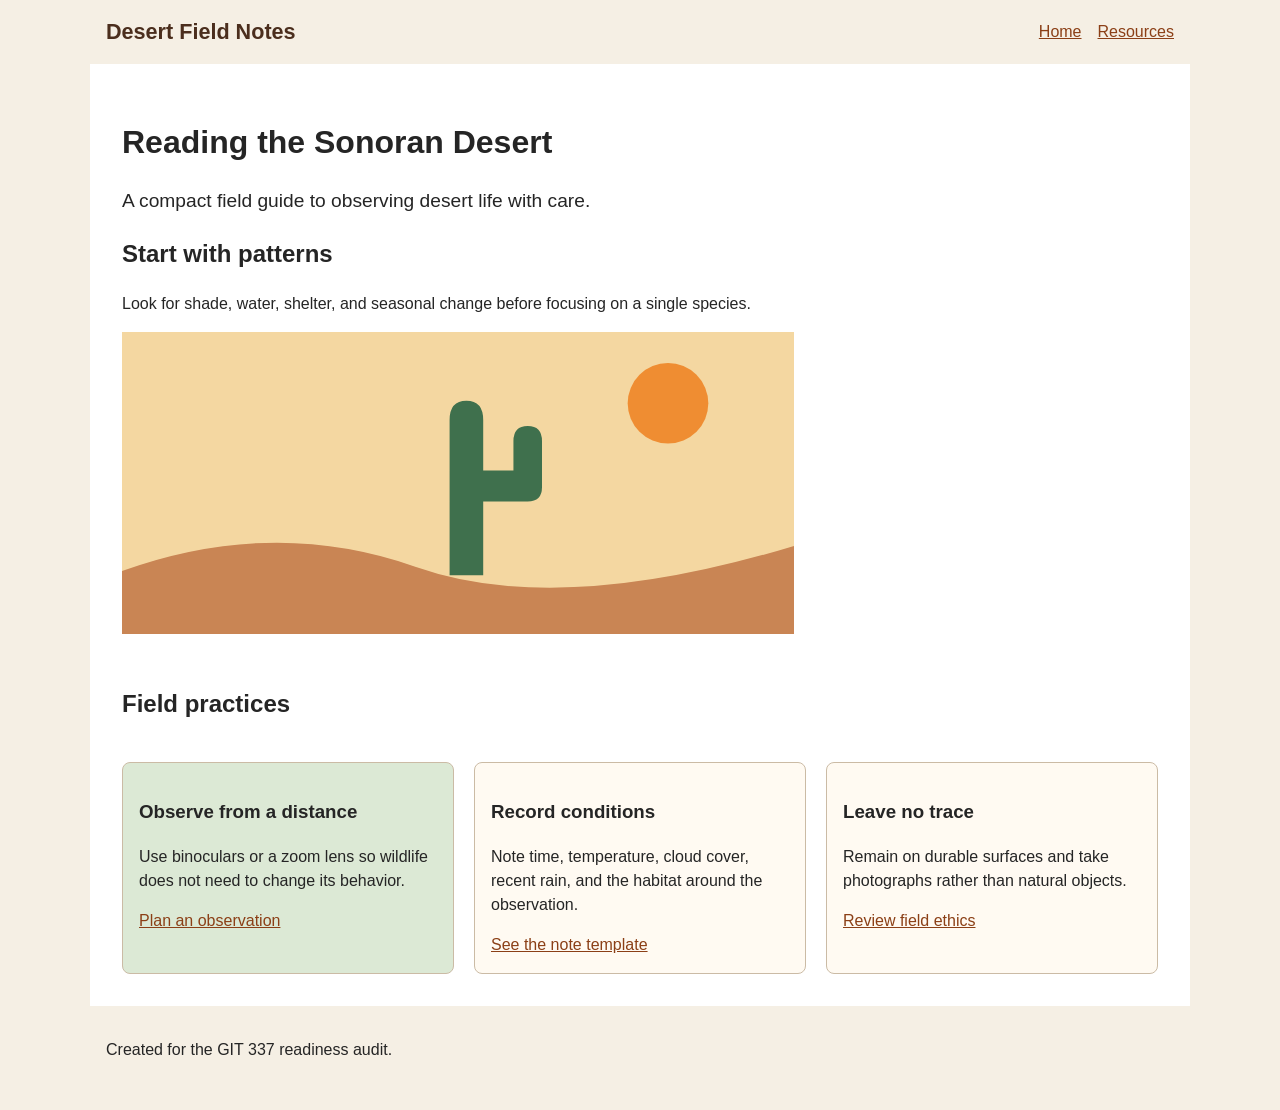
<file: desert-field-notes/index.html>
<!doctype html>
<html lang="en">
  <head>
    <meta charset="utf-8">
    <meta name="viewport" content="width=device-width, initial-scale=1">
    <title>Desert Field Notes</title>
    <link rel="stylesheet" href="css/styles.css">
  </head>
  <body>
    <header class="site-header">
      <a class="site-name" href="index.html">Desert Field Notes</a>
      <nav aria-label="Primary navigation">
        <ul class="nav-list">
          <li><a href="index.html">Home</a></li>
          <li><a href="pages/resources.html">Resources</a></li>
        </ul>
      </nav>
    </header>

    <main>
      <h1>Reading the Sonoran Desert</h1>
      <p class="lede">A compact field guide to observing desert life with care.</p>

      <section class="intro">
        <h2>Start with patterns</h2>
        <p>Look for shade, water, shelter, and seasonal change before focusing on a single species.</p>
        <img src="images/saguaro-study.svg" alt="Illustration of a green saguaro cactus on a desert horizon beneath a warm sky.">
      </section>

      <section class="cards" aria-labelledby="field-practices">
        <h2 id="field-practices">Field practices</h2>
        <article class="card featured" id="featured-card">
          <h3>Observe from a distance</h3>
          <p>Use binoculars or a zoom lens so wildlife does not need to change its behavior.</p>
          <a href="pages/resources.html">Plan an observation</a>
        </article>
        <article class="card">
          <h3>Record conditions</h3>
          <p>Note time, temperature, cloud cover, recent rain, and the habitat around the observation.</p>
          <a href="pages/resources.html#notes">See the note template</a>
        </article>
        <article class="card">
          <h3>Leave no trace</h3>
          <p>Remain on durable surfaces and take photographs rather than natural objects.</p>
          <a href="pages/resources.html#ethics">Review field ethics</a>
        </article>
      </section>
    </main>

    <footer>
      <p>Created for the GIT 337 readiness audit.</p>
    </footer>
  </body>
</html>
</file>
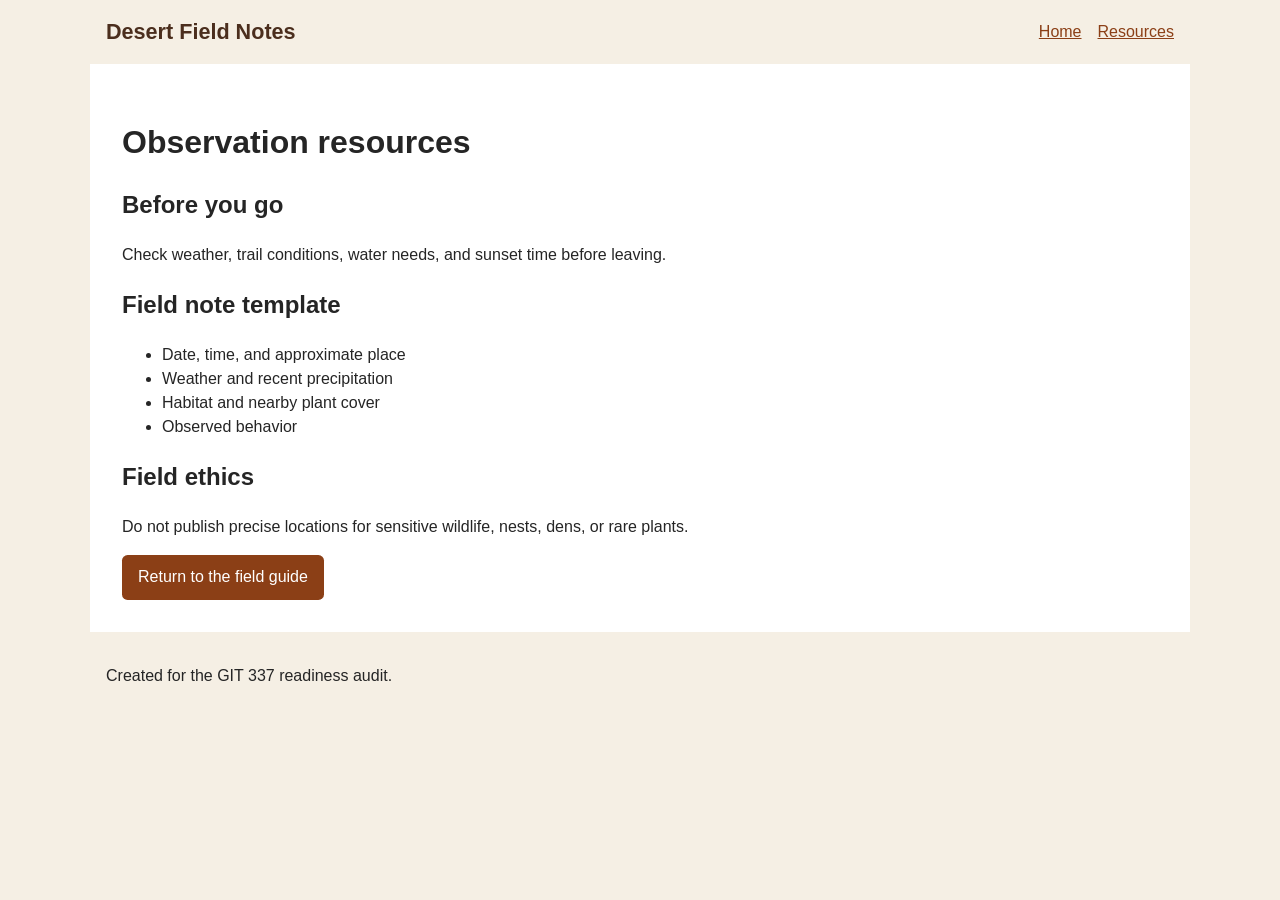
<file: desert-field-notes/pages/resources.html>
<!doctype html>
<html lang="en">
  <head>
    <meta charset="utf-8">
    <meta name="viewport" content="width=device-width, initial-scale=1">
    <title>Resources | Desert Field Notes</title>
    <link rel="stylesheet" href="../css/styles.css">
  </head>
  <body>
    <header class="site-header">
      <a class="site-name" href="../index.html">Desert Field Notes</a>
      <nav aria-label="Primary navigation">
        <ul class="nav-list">
          <li><a href="../index.html">Home</a></li>
          <li><a href="resources.html">Resources</a></li>
        </ul>
      </nav>
    </header>

    <main>
      <h1>Observation resources</h1>
      <section>
        <h2>Before you go</h2>
        <p>Check weather, trail conditions, water needs, and sunset time before leaving.</p>
      </section>

      <section id="notes">
        <h2>Field note template</h2>
        <ul>
          <li>Date, time, and approximate place</li>
          <li>Weather and recent precipitation</li>
          <li>Habitat and nearby plant cover</li>
          <li>Observed behavior</li>
        </ul>
      </section>

      <section id="ethics">
        <h2>Field ethics</h2>
        <p>Do not publish precise locations for sensitive wildlife, nests, dens, or rare plants.</p>
        <a class="button" href="../index.html">Return to the field guide</a>
      </section>
    </main>

    <footer>
      <p>Created for the GIT 337 readiness audit.</p>
    </footer>
  </body>
</html>
</file>
<file: desert-field-notes/css/styles.css>
* {
  box-sizing: border-box;
}

body {
  margin: 0;
  color: #252525;
  background: #f5efe4;
  font-family: Arial, Helvetica, sans-serif;
  line-height: 1.5;
}

a {
  color: #8b3f16;
}

a:focus-visible {
  outline: 2px solid #8b3f16;
  outline-offset: 2px;
}

.site-header,
main,
footer {
  width: 100%;
  max-width: 1100px;
  margin-inline: auto;
  padding-inline: 1rem;
}

.site-header {
  display: flex;
  align-items: center;
  justify-content: space-between;
  padding-block: 1rem;
}

.site-name {
  color: #4b2e1d;
  font-size: 1.35rem;
  font-weight: 700;
  text-decoration: none;
}

.nav-list {
  display: flex;
  gap: 1rem;
  margin: 0;
  padding: 0;
  list-style: none;
}

main {
  padding: 2rem;
  background: #fff;
}

.lede {
  max-width: 60ch;
  font-size: 1.2rem;
}

.intro img {
  display: block;
  width: 100%;
  max-width: 42rem;
  height: auto;
}

.cards {
  display: grid;
  grid-template-columns: repeat(auto-fit, minmax(min(100%, 325px), 1fr));
  gap: 1.25rem;
  margin-top: 2rem;
}

.cards > h2 {
  grid-column: 1 / -1;
}

.card {
  padding: 1rem;
  border: 1px solid #cbbba5;
  border-radius: .5rem;
  background: #fffaf2;
}


.card.featured {
  background: #dce9d5;
}

.button {
  display: inline-block;
  padding: .65rem 1rem;
  color: white;
  background: #8b3f16;
  border-radius: .35rem;
  text-decoration: none;
}

footer {
  padding-block: 1rem 2rem;
}

@media (min-width: 500px) and (max-width: 700px) {
  .site-header {
    flex-direction: column;
    align-items: flex-start;
  }

  .cards {
    grid-template-columns: 1fr;
  }
}
</file>
